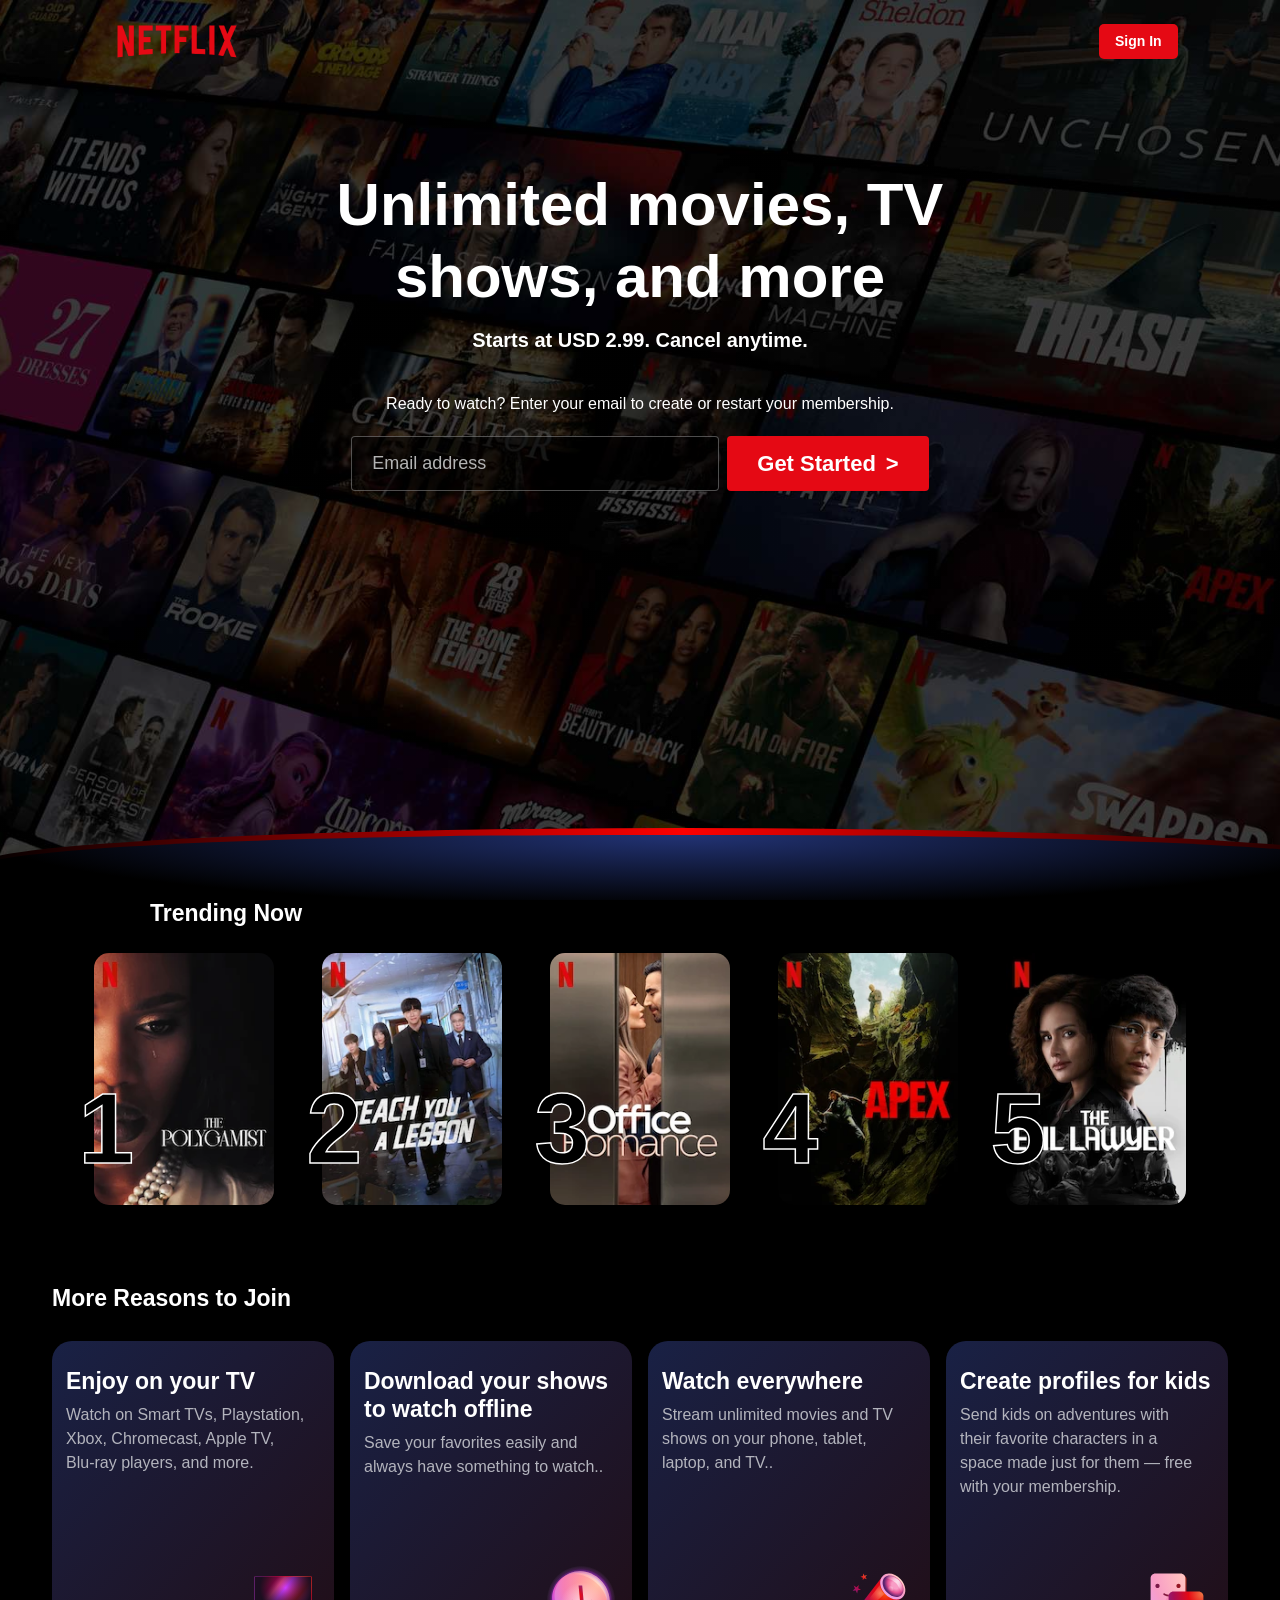
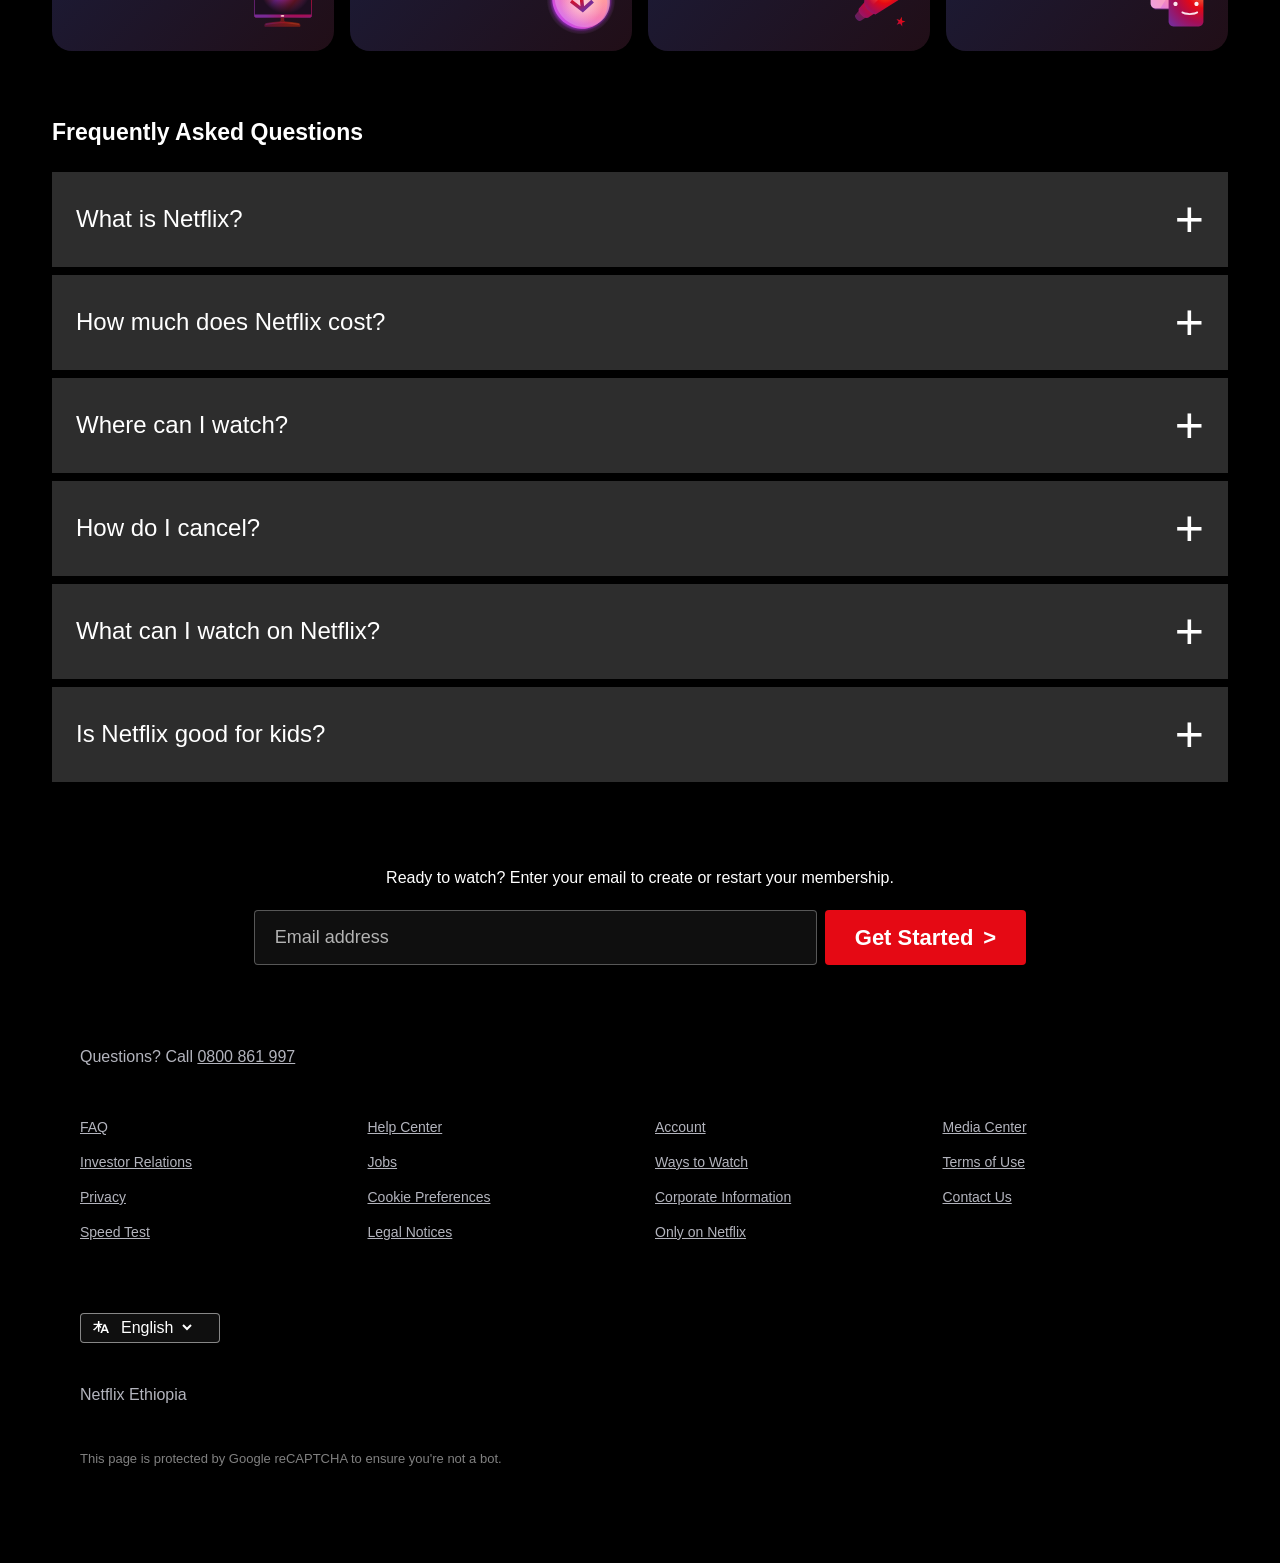
<file: netflix_clone/index.html>
<!DOCTYPE html>
<html lang="en">
<head>
    <meta charset="UTF-8">
    <meta name="viewport" content="width=device-width, initial-scale=1.0">
    <title>Netflix</title>
    <link href="https://cdn.jsdelivr.net/npm/bootstrap@5.3.8/dist/css/bootstrap.min.css" rel="stylesheet">
    <link rel="stylesheet" href="styles.css">
    <link rel="icon" type="image/svg" href="images/icon.ico">
</head>
<body>
    <section class="section-1">
            <div class=" d-flex justify-content-between align-items-center">
                <div class="netflix-logo">
                    <img src="images/netflix-symbol.png">
                </div>
                <div class="sign-in-button">
                    <button>Sign In</button>
                </div>
        </div>
        <div class="header-content-1 container text-center mt-5 pt-5">
            <h1>Unlimited movies, TV <br>shows, and more</h1>
            <h3>Starts at USD 2.99. Cancel anytime.</h3>
            <p>Ready to watch? Enter your email to create or restart your membership.</p>
            <form class=" email-signup ">
                <input type="email"  placeholder="Email address">
                <button type="submit">Get Started <span>></span></button>
            </form>
        </div>
        <div class="curve-container">
            <div class="curve">

            </div>

        </div>
        
         
    </section>




   <section class="section-2">
            <h2>Trending Now</h2>
            <div class="movie-posters">

                <div class="movie-card">
                    <img src="images/movie5.webp">
                    <span class="number">1</span>
                </div>

                <div class="movie-card">
                    <img src="images/movie2.webp">
                    <span class="number">2</span>
                </div>

                <div class="movie-card">
                    <img src="images/movie3.webp">
                    <span class="number">3</span>
                </div>

                <div class="movie-card">
                    <img src="images/movie4.webp">
                    <span class="number">4</span>
                </div>

                <div class="movie-card">
                    <img src="images/movie1.webp"">
                    <span class="number">5</span>
                </div>
            </div>
        
  </section>


 
    <section class="section-3">
        <div class="container">
        <h2>More Reasons to Join</h2>
          <div class="row g-3">
            <div class="col-lg-3 col-md-6">
                <div class="box">
                    <h2>Enjoy on your TV</h2>
                    <p>Watch on Smart TVs, Playstation, Xbox, Chromecast,
                        Apple TV,<br> Blu-ray players, and more.</p>
                    <div class="icon">
                        <svg width="72" height="72" viewBox="0 0 72 72" fill="none"><g id="television-core-small"><path id="Vector" fill-rule="evenodd" clip-rule="evenodd" d="M37.2 53.3992C37.2 52.7365 36.6628 52.1992 36 52.1992H34.8C34.1373 52.1992 33.6 52.7365 33.6 53.3992V56.2636C33.6 56.9129 33.0834 57.4433 32.4347 57.4739C30.3013 57.5744 28.1719 57.7834 26.0546 58.1011L19.444 59.0926C18.2692 59.2688 17.4 60.2782 17.4 61.4662V62.0992C17.4 62.4304 17.6686 62.6992 18 62.6992H52.8C53.1314 62.6992 53.4 62.4304 53.4 62.0992V61.4662C53.4 60.2782 52.5309 59.2688 51.3561 59.0926L44.7454 58.1011C42.6282 57.7834 40.4987 57.5744 38.3653 57.4739C37.7167 57.4433 37.2 56.9129 37.2 56.2636V53.3992Z" fill="url(#paint0_radial_5179_1308)"></path><path id="Vector_2" d="M18.6 60.7388C18.6 60.2306 18.9587 59.796 19.4602 59.711C22.0196 59.2775 29.7585 58.0508 35.4 58.0508C41.0415 58.0508 48.7804 59.2775 51.3398 59.711C51.8412 59.796 52.2 60.2306 52.2 60.7388C52.2 60.902 52.0575 61.0268 51.8967 61.0004C50.1219 60.707 40.9704 59.2409 35.4 59.2409C29.8295 59.2409 20.678 60.707 18.9033 61.0004C18.7425 61.0268 18.6 60.902 18.6 60.7388Z" fill="url(#paint1_radial_5179_1308)"></path><path id="Vector_3" d="M63 12H8.99995C8.00584 12 7.19995 12.8059 7.19995 13.8V51.6C7.19995 52.5941 8.00584 53.4 8.99995 53.4H63C63.9941 53.4 64.8 52.5941 64.8 51.6V13.8C64.8 12.8059 63.9941 12 63 12Z" fill="url(#paint2_linear_5179_1308)"></path><path id="Vector_4" d="M63 12H8.99995C8.00584 12 7.19995 12.8059 7.19995 13.8V51.6C7.19995 52.5941 8.00584 53.4 8.99995 53.4H63C63.9941 53.4 64.8 52.5941 64.8 51.6V13.8C64.8 12.8059 63.9941 12 63 12Z" fill="url(#paint3_radial_5179_1308)"></path><path id="Vector_5" fill-rule="evenodd" clip-rule="evenodd" d="M8.99995 12.6H63C63.663 12.6 64.2 13.1372 64.2 13.8V50.4H7.79995V13.8C7.79995 13.1372 8.33719 12.6 8.99995 12.6ZM7.19995 50.4V13.8C7.19995 12.8059 8.00581 12 8.99995 12H63C63.9942 12 64.8 12.8059 64.8 13.8V50.4V51.6C64.8 52.5941 63.9942 53.4 63 53.4H8.99995C8.00581 53.4 7.19995 52.5941 7.19995 51.6V50.4Z" fill="url(#paint4_radial_5179_1308)"></path><path id="Vector_6" d="M35.4 52.8C36.3941 52.8 37.2 52.3971 37.2 51.9C37.2 51.4029 36.3941 51 35.4 51C34.4059 51 33.6 51.4029 33.6 51.9C33.6 52.3971 34.4059 52.8 35.4 52.8Z" fill="url(#paint5_radial_5179_1308)"></path></g><defs><radialGradient id="paint0_radial_5179_1308" cx="0" cy="0" r="1" gradientUnits="userSpaceOnUse" gradientTransform="translate(50.3269 49.3723) rotate(118.526) scale(55.1579 46.2871)"><stop stop-color="#802600"></stop><stop offset="0.333333" stop-color="#6F181D"></stop><stop offset="0.666667" stop-color="#5B1333"></stop><stop offset="1" stop-color="#391945"></stop></radialGradient><radialGradient id="paint1_radial_5179_1308" cx="0" cy="0" r="1" gradientUnits="userSpaceOnUse" gradientTransform="translate(48.1077 53.6128) rotate(158.116) scale(32.7275 42.219)"><stop stop-color="#99421D"></stop><stop offset="0.333333" stop-color="#99161D"></stop><stop offset="0.666667" stop-color="#7D1845"></stop><stop offset="1" stop-color="#59216E"></stop></radialGradient><linearGradient id="paint2_linear_5179_1308" x1="10.4727" y1="14.9572" x2="56.1755" y2="51.4814" gradientUnits="userSpaceOnUse"><stop stop-color="#99161D"></stop><stop offset="0.245283" stop-color="#CA005B"></stop><stop offset="0.346698" stop-color="#FF479A"></stop><stop offset="0.46934" stop-color="#CC3CFF"></stop><stop offset="0.735849" stop-color="#BC1A22"></stop><stop offset="1" stop-color="#C94FF5"></stop></linearGradient><radialGradient id="paint3_radial_5179_1308" cx="0" cy="0" r="1" gradientUnits="userSpaceOnUse" gradientTransform="translate(38.6181 23.8286) rotate(90) scale(25.9571 25.8545)"><stop stop-color="#1C0E20" stop-opacity="0"></stop><stop offset="1" stop-color="#1C0E20"></stop></radialGradient><radialGradient id="paint4_radial_5179_1308" cx="0" cy="0" r="1" gradientUnits="userSpaceOnUse" gradientTransform="translate(54 20.1938) rotate(144.293) scale(47.2897 44.8232)"><stop stop-color="#EF7744"></stop><stop offset="0.333333" stop-color="#E50914"></stop><stop offset="0.666667" stop-color="#A70D53"></stop><stop offset="1" stop-color="#792A95"></stop></radialGradient><radialGradient id="paint5_radial_5179_1308" cx="0" cy="0" r="1" gradientUnits="userSpaceOnUse" gradientTransform="translate(36.525 51.3562) rotate(135) scale(4.58735)"><stop stop-color="#FFDCCC"></stop><stop offset="0.333333" stop-color="#FFBDC0"></stop><stop offset="0.666667" stop-color="#F89DC6"></stop><stop offset="1" stop-color="#E4A1FA"></stop></radialGradient></defs></svg>
                    </div>
                </div>
            </div>
            <div class="col-lg-3 col-md-6">
                <div class="box">
                    <h2>Download your shows<br> to watch offline</h2>
                    <p>Save your favorites easily and <br>always have something to watch..</p>
                    <div class="icon">
                        <svg width="72" height="72" viewBox="0 0 72 72" fill="none"><g id="download-core-small"><path id="Vector" d="M36 70.2008C54.8882 70.2008 70.2001 54.8889 70.2001 36.0008C70.2001 17.1126 54.8882 1.80078 36 1.80078C17.1119 1.80078 1.80005 17.1126 1.80005 36.0008C1.80005 54.8889 17.1119 70.2008 36 70.2008Z" fill="url(#paint0_radial_5179_7940)"></path><path id="Vector_2" opacity="0.4" d="M64.7658 36.195C65.5206 51.5916 53.7908 63.5824 38.5668 62.977C23.3428 62.3722 10.3893 49.4 9.63446 34.0034C8.87954 18.6068 20.6091 6.61594 35.8331 7.22116C51.0571 7.82638 64.0104 20.7984 64.7658 36.195Z" fill="url(#paint1_radial_5179_7940)"></path><path id="Vector_3" d="M62.3657 37.9958C63.1205 53.3924 51.3908 65.3832 36.1668 64.7778C20.9428 64.173 7.9893 51.2008 7.23444 35.8041C6.47952 20.4075 18.2091 8.41672 33.4331 9.02194C48.6571 9.62716 61.6103 22.5992 62.3657 37.9958Z" fill="url(#paint2_radial_5179_7940)"></path><path id="Vector_4" opacity="0.5" d="M64.7658 36.195C65.5206 51.5916 53.7908 63.5824 38.5668 62.977C23.3428 62.3722 10.3893 49.4 9.63446 34.0034C8.87954 18.6068 20.6091 6.61594 35.8331 7.22116C51.0571 7.82638 64.0104 20.7984 64.7658 36.195Z" fill="url(#paint3_radial_5179_7940)"></path><path id="Vector_5" opacity="0.6" d="M36.9 60.6C48.6636 60.6 58.2 51.0637 58.2 39.3C58.2 27.5363 48.6636 18 36.9 18C25.1363 18 15.6 27.5363 15.6 39.3C15.6 51.0637 25.1363 60.6 36.9 60.6Z" fill="url(#paint4_radial_5179_7940)"></path><path id="Vector_6" fill-rule="evenodd" clip-rule="evenodd" d="M39.0849 42.2727L46.3387 35.76L48.8945 38.5142L38.9118 47.477L37.8466 48.4333L36.6071 47.477L24.9899 38.5142L27.0434 35.76L35.4849 42.2727L33.6 21.6016H37.2L39.0849 42.2727Z" fill="url(#paint5_radial_5179_7940)"></path><path id="Vector_7" opacity="0.4" fill-rule="evenodd" clip-rule="evenodd" d="M61.6566 34.9618C61.7832 35.3893 62.391 35.3233 62.3694 34.878C61.6962 21.1369 50.1509 9.55975 36.5817 9.01957C34.4606 8.93515 32.4155 9.12541 30.4772 9.55909C30.0745 9.64915 30.1575 10.2082 30.5697 10.2246C45.0094 10.7979 57.6246 21.2971 61.6566 34.9618Z" fill="url(#paint6_radial_5179_7940)"></path></g><defs><radialGradient id="paint0_radial_5179_7940" cx="0" cy="0" r="1" gradientUnits="userSpaceOnUse" gradientTransform="translate(36.0001 36.1837) rotate(-90) scale(34.3829)"><stop offset="0.782019" stop-color="#982DBE"></stop><stop offset="0.906819" stop-color="#B038DC" stop-opacity="0.2"></stop><stop offset="1" stop-color="#E4A1FA" stop-opacity="0"></stop></radialGradient><radialGradient id="paint1_radial_5179_7940" cx="0" cy="0" r="1" gradientUnits="userSpaceOnUse" gradientTransform="translate(52.9937 20.0992) rotate(135) scale(49.9836)"><stop stop-color="#FFDCCC"></stop><stop offset="0.333333" stop-color="#FFBDC0"></stop><stop offset="0.666667" stop-color="#F89DC6"></stop><stop offset="1" stop-color="#E4A1FA"></stop></radialGradient><radialGradient id="paint2_radial_5179_7940" cx="0" cy="0" r="1" gradientUnits="userSpaceOnUse" gradientTransform="translate(52.7999 19.6937) rotate(135) scale(53.1037)"><stop stop-color="#FFA984"></stop><stop offset="0.333333" stop-color="#FF787F"></stop><stop offset="0.666667" stop-color="#F45FA2"></stop><stop offset="1" stop-color="#C44AF1"></stop></radialGradient><radialGradient id="paint3_radial_5179_7940" cx="0" cy="0" r="1" gradientUnits="userSpaceOnUse" gradientTransform="translate(52.9937 20.0992) rotate(135) scale(49.9836)"><stop stop-color="#FFDCCC"></stop><stop offset="0.333333" stop-color="#FFBDC0"></stop><stop offset="0.666667" stop-color="#F89DC6"></stop><stop offset="1" stop-color="#E4A1FA"></stop></radialGradient><radialGradient id="paint4_radial_5179_7940" cx="0" cy="0" r="1" gradientUnits="userSpaceOnUse" gradientTransform="translate(36.9 39.3) scale(21.3)"><stop stop-color="white"></stop><stop offset="1" stop-color="white" stop-opacity="0"></stop></radialGradient><radialGradient id="paint5_radial_5179_7940" cx="0" cy="0" r="1" gradientUnits="userSpaceOnUse" gradientTransform="translate(31.2 32.1016) rotate(39.5226) scale(15.5567)"><stop stop-color="#EF7744"></stop><stop offset="0.2406" stop-color="#E50914"></stop><stop offset="1" stop-color="#792A95"></stop></radialGradient><radialGradient id="paint6_radial_5179_7940" cx="0" cy="0" r="1" gradientUnits="userSpaceOnUse" gradientTransform="translate(50.7 21.3) rotate(-180) scale(30)"><stop stop-color="white"></stop><stop offset="1" stop-color="white" stop-opacity="0"></stop></radialGradient></defs></svg>
                    </div>
                </div>
            </div>
            <div class="col-lg-3 col-md-6">
                <div class="box">
                    <h2>Watch everywhere</h2>
                    <p>Stream unlimited movies and TV <br>shows on your phone, tablet,<br>
                        laptop, and TV..</p>
                    <div class="icon">
                        <svg width="72" height="72" viewBox="0 0 72 72" fill="none"><g id="telescope-core-small"><path id="Vector" d="M24.0492 36.6016L33.6 46.3898L17.8029 56.8633C17.8029 56.8633 15.8891 57.6983 13.625 55.2638C11.361 52.8293 12.1235 51.238 12.1235 51.238L24.0492 36.6016Z" fill="url(#paint0_radial_5179_1664)"></path><path id="Vector_2" d="M25.0344 34.1992L36 46.151L25.0616 53.8043C25.0616 53.8043 21.8289 55.0984 18.0987 51.0172C14.3686 46.9358 15.9198 44.5105 15.9198 44.5105L25.0344 34.1992Z" fill="url(#paint1_radial_5179_1664)"></path><path id="Vector_3" d="M39 13.0195L59.1 33.6788L32.5325 50.4142C32.5325 50.4142 28.7459 50.2552 24.3978 45.4897C20.0498 40.7243 21.4096 35.8101 21.4096 35.8101L39 13.0195Z" fill="url(#paint2_radial_5179_1664)"></path><path id="Vector_4" d="M57.6709 15.3516C63.1044 21.2807 63.9858 29.2883 59.6386 33.2371C55.2916 37.186 47.3628 35.5806 41.9292 29.6515C36.4954 23.7224 35.6145 15.7148 39.9615 11.766C44.3084 7.81716 52.2372 9.42252 57.6709 15.3516Z" fill="url(#paint3_radial_5179_1664)"></path><path id="Vector_5" d="M58.3787 31.255C54.8121 34.5032 48.2143 33.0817 43.6421 28.0798C39.07 23.078 38.2547 16.39 41.8213 13.1419C45.3879 9.89364 51.9857 11.3152 56.5579 16.3171C61.1298 21.3189 61.9452 28.0069 58.3787 31.255Z" fill="url(#paint4_radial_5179_1664)"></path><path id="Vector_6" opacity="0.85" d="M59.6783 28.823C60.576 24.1785 59.6544 20.5934 56.1603 16.6199C52.6662 12.6464 47.3508 10.8657 43.7796 12.7598C39.371 15.098 48.3734 13.5961 53.4577 19.5815C57.8259 24.724 58.8516 33.1009 59.6783 28.823Z" fill="url(#paint5_radial_5179_1664)"></path><path id="Vector_7" opacity="0.4" d="M50.3979 25.2452C50.4549 26.7239 49.2932 27.7677 47.8032 27.5766C46.3131 27.3856 45.059 26.032 45.002 24.5532C44.945 23.0745 46.1067 22.0307 47.5968 22.2218C49.0868 22.4128 50.341 23.7664 50.3979 25.2452Z" fill="url(#paint6_radial_5179_1664)"></path><path id="Vector_8" opacity="0.6" d="M36.9217 21.0039L26.4258 34.3627C26.3297 36.4604 28.2903 39.5534 30.0334 40.8344L41.2345 29.9105C39.6 28.2005 36.9591 24.1025 36.9217 21.0039Z" fill="url(#paint7_radial_5179_1664)"></path><path id="Vector_9" fill-rule="evenodd" clip-rule="evenodd" d="M20.0576 9.60156L21.479 11.7187L24 11.0654L22.3575 13.0272L23.7789 15.1444L21.3424 14.2397L19.7 16.2016L19.8365 13.6806L17.4 12.7759L19.9209 12.1225L20.0576 9.60156ZM58.776 52.8016L58.9623 56.4685L62.4 57.4188L59.0774 58.7347L59.2637 62.4016L57.0239 59.548L53.7014 60.8638L55.6397 57.7843L53.4 54.9307L56.8377 55.8811L58.776 52.8016ZM15.206 24.2101L15.8768 21.0016L13.4793 23.1964L10.6853 21.5563L11.9975 24.553L9.59998 26.7478L12.8085 26.405L14.1207 29.4016L14.7915 26.1931L18 25.8502L15.206 24.2101Z" fill="url(#paint8_linear_5179_1664)"></path></g><defs><radialGradient id="paint0_radial_5179_1664" cx="0" cy="0" r="1" gradientUnits="userSpaceOnUse" gradientTransform="translate(36.6875 32.7016) rotate(135) scale(34.9134)"><stop stop-color="#99421D"></stop><stop offset="0.333333" stop-color="#99161D"></stop><stop offset="0.666667" stop-color="#7D1845"></stop><stop offset="1" stop-color="#59216E"></stop></radialGradient><radialGradient id="paint1_radial_5179_1664" cx="0" cy="0" r="1" gradientUnits="userSpaceOnUse" gradientTransform="translate(42.5937 27.2992) rotate(135) scale(44.5477 44.5279)"><stop stop-color="#EF7744"></stop><stop offset="0.333333" stop-color="#E50914"></stop><stop offset="0.666667" stop-color="#A70D53"></stop><stop offset="1" stop-color="#792A95"></stop></radialGradient><radialGradient id="paint2_radial_5179_1664" cx="0" cy="0" r="1" gradientUnits="userSpaceOnUse" gradientTransform="translate(42.3 29.106) rotate(135) scale(31.8127)"><stop stop-color="#FB540D"></stop><stop offset="0.333333" stop-color="#E50914"></stop><stop offset="0.666667" stop-color="#A70D53"></stop><stop offset="1" stop-color="#792A95"></stop></radialGradient><radialGradient id="paint3_radial_5179_1664" cx="0" cy="0" r="1" gradientUnits="userSpaceOnUse" gradientTransform="translate(57.675 14.7078) rotate(134.326) scale(24.0433 24.0367)"><stop stop-color="#FFDCCC"></stop><stop offset="0.333333" stop-color="#FFBDC0"></stop><stop offset="0.666667" stop-color="#F89DC6"></stop><stop offset="1" stop-color="#E4A1FA"></stop></radialGradient><radialGradient id="paint4_radial_5179_1664" cx="0" cy="0" r="1" gradientUnits="userSpaceOnUse" gradientTransform="translate(52.1305 21.273) rotate(141.875) scale(9.87138 12.8159)"><stop offset="0.307292" stop-color="#F89DC6"></stop><stop offset="0.645392" stop-color="#E75094"></stop><stop offset="1" stop-color="#59216E"></stop></radialGradient><radialGradient id="paint5_radial_5179_1664" cx="0" cy="0" r="1" gradientUnits="userSpaceOnUse" gradientTransform="translate(55.8 15.6) rotate(135) scale(13.1522)"><stop stop-color="white"></stop><stop offset="1" stop-color="white" stop-opacity="0"></stop></radialGradient><radialGradient id="paint6_radial_5179_1664" cx="0" cy="0" r="1" gradientUnits="userSpaceOnUse" gradientTransform="translate(49.2362 22.9648) rotate(131.079) scale(5.08644 6.006)"><stop stop-color="white"></stop><stop offset="1" stop-color="white" stop-opacity="0"></stop></radialGradient><radialGradient id="paint7_radial_5179_1664" cx="0" cy="0" r="1" gradientUnits="userSpaceOnUse" gradientTransform="translate(36.8758 29.1353) rotate(137.622) scale(13.5764)"><stop stop-color="#FFA984"></stop><stop offset="1" stop-color="#F7636B" stop-opacity="0"></stop></radialGradient><linearGradient id="paint8_linear_5179_1664" x1="44.65" y1="27.9016" x2="24.25" y2="48.3016" gradientUnits="userSpaceOnUse"><stop stop-color="#EF7744"></stop><stop offset="0.333333" stop-color="#E50914"></stop><stop offset="0.666667" stop-color="#A70D53"></stop><stop offset="1" stop-color="#792A95"></stop></linearGradient></defs></svg>
                    </div>
                </div>
            </div>
            <div class="col-lg-3 col-md-6">
                <div class="box">
                    <h2>Create profiles for kids</h2>
                    <p>Send kids on adventures with<br>
                        their favorite characters in a <br>
                        space made just for them — free <br>
                        with your membership.</p>
                    <div class="icon">
                        <svg width="72" height="72" viewBox="0 0 72 72" fill="none"><g id="profiles-core-small"><path id="Vector" d="M10.8 15.6008C10.8 12.9499 12.949 10.8008 15.5999 10.8008H40.8C43.4509 10.8008 45.6 12.9498 45.6 15.6008V40.8007C45.6 43.4516 43.4509 45.6007 40.8 45.6007H15.6C12.949 45.6007 10.8 43.4517 10.8 40.8007V15.6008Z" fill="url(#paint0_radial_5179_7919)"></path><path id="Vector_2" d="M9.59998 14.4016C9.59998 11.7506 11.749 9.60162 14.4 9.60156H39.6C42.251 9.60156 44.4 11.7506 44.4 14.4016V39.6015C44.4 42.2525 42.251 44.4015 39.6 44.4015H14.4C11.749 44.4016 9.59998 42.2525 9.59998 39.6015V14.4016Z" fill="url(#paint1_radial_5179_7919)"></path><path id="Vector_3" d="M18.6 21.9008C18.6 23.0606 17.6598 24.0008 16.5 24.0008C15.3402 24.0008 14.4 23.0606 14.4 21.9008C14.4 20.741 15.3402 19.8008 16.5 19.8008C17.6598 19.8008 18.6 20.741 18.6 21.9008Z" fill="url(#paint2_radial_5179_7919)"></path><path id="Vector_4" d="M39.6 21.9008C39.6 23.0606 38.6598 24.0008 37.5 24.0008C36.3402 24.0008 35.4 23.0606 35.4 21.9008C35.4 20.741 36.3402 19.8008 37.5 19.8008C38.6598 19.8008 39.6 20.741 39.6 21.9008Z" fill="url(#paint3_radial_5179_7919)"></path><path id="Vector_5" d="M23.6713 29.4501C23.2437 29.1967 22.6917 29.3379 22.4383 29.7655C22.1848 30.1932 22.3261 30.7452 22.7537 30.9986C23.8254 31.6337 26.769 32.7744 30.6375 32.7744C34.506 32.7744 37.4497 31.6337 38.5213 30.9986C38.949 30.7452 39.0902 30.1932 38.8368 29.7655C38.5834 29.3379 38.0313 29.1967 37.6037 29.4501C36.8191 29.9151 34.194 30.9744 30.6375 30.9744C27.081 30.9744 24.456 29.9151 23.6713 29.4501Z" fill="url(#paint4_radial_5179_7919)"></path><path id="Vector_6" opacity="0.35" d="M19.2 44.4016H28.2L32.4 27.6016C30.2787 28.1801 28.4542 29.5387 27.2921 31.4053L19.2 44.4016Z" fill="url(#paint5_radial_5179_7919)"></path><path id="Vector_7" d="M27.6 32.4016C27.6 29.7506 29.749 27.6016 32.4 27.6016L57.6 27.6016C60.2508 27.6016 62.4 29.7506 62.4 32.4016V57.6015C62.4 60.2524 60.2508 62.4016 57.6 62.4016H32.4C29.749 62.4016 27.6 60.2524 27.6 57.6016V32.4016Z" fill="url(#paint6_radial_5179_7919)"></path><path id="Vector_8" d="M36.6 39.9008C36.6 41.0606 35.6598 42.0008 34.5 42.0008C33.3402 42.0008 32.4 41.0606 32.4 39.9008C32.4 38.741 33.3402 37.8008 34.5 37.8008C35.6598 37.8008 36.6 38.741 36.6 39.9008Z" fill="url(#paint7_radial_5179_7919)"></path><path id="Vector_9" d="M57.6 39.9008C57.6 41.0606 56.6598 42.0008 55.5 42.0008C54.3402 42.0008 53.4 41.0606 53.4 39.9008C53.4 38.741 54.3402 37.8008 55.5 37.8008C56.6598 37.8008 57.6 38.741 57.6 39.9008Z" fill="url(#paint8_radial_5179_7919)"></path><path id="Vector_10" d="M41.8213 47.6025C41.3937 47.349 40.8416 47.4903 40.5882 47.9179C40.3348 48.3455 40.476 48.8976 40.9037 49.1509C41.9753 49.786 44.919 50.9267 48.7875 50.9267C52.656 50.9267 55.5996 49.786 56.6713 49.1509C57.0989 48.8976 57.2402 48.3455 56.9867 47.9179C56.7333 47.4903 56.1813 47.349 55.7537 47.6025C54.969 48.0674 52.344 49.1267 48.7875 49.1267C45.231 49.1267 42.6059 48.0674 41.8213 47.6025Z" fill="url(#paint9_radial_5179_7919)"></path></g><defs><radialGradient id="paint0_radial_5179_7919" cx="0" cy="0" r="1" gradientUnits="userSpaceOnUse" gradientTransform="translate(39.075 17.6882) rotate(135) scale(32.8097)"><stop stop-color="#99421D"></stop><stop offset="0.333333" stop-color="#99161D"></stop><stop offset="0.666667" stop-color="#7D1845"></stop><stop offset="1" stop-color="#59216E"></stop></radialGradient><radialGradient id="paint1_radial_5179_7919" cx="0" cy="0" r="1" gradientUnits="userSpaceOnUse" gradientTransform="translate(62.4 8.70157) rotate(133.87) scale(75.3216)"><stop stop-color="#FFDCCC"></stop><stop offset="0.333333" stop-color="#FFBDC0"></stop><stop offset="0.666667" stop-color="#F89DC6"></stop><stop offset="1" stop-color="#E4A1FA"></stop></radialGradient><radialGradient id="paint2_radial_5179_7919" cx="0" cy="0" r="1" gradientUnits="userSpaceOnUse" gradientTransform="translate(60.3 11.1008) rotate(133.939) scale(68.7426 55.9547)"><stop stop-color="#99421D"></stop><stop offset="0.333333" stop-color="#99161D"></stop><stop offset="0.666667" stop-color="#7D1845"></stop><stop offset="1" stop-color="#59216E"></stop></radialGradient><radialGradient id="paint3_radial_5179_7919" cx="0" cy="0" r="1" gradientUnits="userSpaceOnUse" gradientTransform="translate(60.3 11.1008) rotate(133.939) scale(68.7426 55.9547)"><stop stop-color="#99421D"></stop><stop offset="0.333333" stop-color="#99161D"></stop><stop offset="0.666667" stop-color="#7D1845"></stop><stop offset="1" stop-color="#59216E"></stop></radialGradient><radialGradient id="paint4_radial_5179_7919" cx="0" cy="0" r="1" gradientUnits="userSpaceOnUse" gradientTransform="translate(60.3 11.0994) rotate(133.939) scale(68.7426 55.9548)"><stop stop-color="#99421D"></stop><stop offset="0.333333" stop-color="#99161D"></stop><stop offset="0.666667" stop-color="#7D1845"></stop><stop offset="1" stop-color="#59216E"></stop></radialGradient><radialGradient id="paint5_radial_5179_7919" cx="0" cy="0" r="1" gradientUnits="userSpaceOnUse" gradientTransform="translate(39.6 27.9016) rotate(135) scale(23.3345)"><stop stop-color="#FFA984"></stop><stop offset="0.333333" stop-color="#FF787F"></stop><stop offset="0.666667" stop-color="#F45FA2"></stop><stop offset="1" stop-color="#C44AF1"></stop></radialGradient><radialGradient id="paint6_radial_5179_7919" cx="0" cy="0" r="1" gradientUnits="userSpaceOnUse" gradientTransform="translate(61.8 29.7016) rotate(135) scale(43.2749)"><stop stop-color="#EF7744"></stop><stop offset="0.333333" stop-color="#E50914"></stop><stop offset="0.666667" stop-color="#A70D53"></stop><stop offset="1" stop-color="#792A95"></stop></radialGradient><radialGradient id="paint7_radial_5179_7919" cx="0" cy="0" r="1" gradientUnits="userSpaceOnUse" gradientTransform="translate(62.1 11.1008) rotate(137.146) scale(73.6614 60.3576)"><stop stop-color="#FFDCCC"></stop><stop offset="0.333333" stop-color="#FDF6F6"></stop><stop offset="0.666667" stop-color="#FADCE9"></stop><stop offset="1" stop-color="#E4A1FA"></stop></radialGradient><radialGradient id="paint8_radial_5179_7919" cx="0" cy="0" r="1" gradientUnits="userSpaceOnUse" gradientTransform="translate(62.1 11.1008) rotate(137.146) scale(73.6614 60.3576)"><stop stop-color="#FFDCCC"></stop><stop offset="0.333333" stop-color="#FDF6F6"></stop><stop offset="0.666667" stop-color="#FADCE9"></stop><stop offset="1" stop-color="#E4A1FA"></stop></radialGradient><radialGradient id="paint9_radial_5179_7919" cx="0" cy="0" r="1" gradientUnits="userSpaceOnUse" gradientTransform="translate(62.1 11.1017) rotate(137.146) scale(73.6614 60.3576)"><stop stop-color="#FFDCCC"></stop><stop offset="0.333333" stop-color="#FDF6F6"></stop><stop offset="0.666667" stop-color="#FADCE9"></stop><stop offset="1" stop-color="#E4A1FA"></stop></radialGradient></defs></svg>
                    </div>
                </div>
             </div>
          </div>
        </div>
        
    </section>




    <section class="section-4">
        <div class="container">
        <h2>Frequently Asked Questions</h2>
         <details class="faq-item">
            <summary class="faq-box">
                <span class="text">What is Netflix?</span>
                <span class="plus">+</span>
            </summary>

            <div class="faq-answer">
                <p>
                    Netflix is a streaming service that offers a wide variety of
                    award-winning TV shows, movies, anime, documentaries, and more
                    on thousands of internet-connected devices.
                </p>

                <p>
                    You can watch as much as you want, whenever you want without a
                    single commercial - all for one low monthly price. There's always
                    something new to discover and new TV shows and movies are added
                    every week!
                </p>
            </div>
         </details>

         <details class="faq-item">
            <summary class="faq-box">
                 <span class="text">How much does Netflix cost?</span>
                <span class="plus">+</span>
            </summary>

            <div class="faq-answer-2">
                <p>Watch Netflix on your smartphone, tablet, Smart TV, laptop,
                     or streaming device, all for one fixed monthly fee.
                     Plans range from USD 2.99 to USD 9.99/month.</p>
            </div>
         </details>

         <details class="faq-item">
            <summary class="faq-box">
                 <span class="text">Where can I watch?</span>
                 <span class="plus">+</span>
            </summary>
            <div class="faq-answer">
                <p>
                    Watch anywhere, anytime. Sign in with your Netflix account to watch instantly on the web at netflix.com from your personal computer or on any 
                    internet-connected device that offers the Netflix app, including smart TVs, smartphones, tablets, streaming media players and game consoles.
                </p>
                <p>
                    You can also download your favorite shows with the iOS or Android app. Use downloads to watch while 
                    you're on the go and without an internet connection. Take Netflix with you anywhere.
                </p>
            </div>
         </details>
            
         <details class="faq-item" >
            <summary class="faq-box">
                 <span class="text">How do I cancel?</span>
                <span class="plus">+</span>
            </summary>

            <div class="faq-answer-2">
                <p>Netflix is flexible. You can easily cancel your account online in two clicks. 
                There are no cancellation fees – start or stop your account anytime.</p>
            </div>
         </details>

         <details class="faq-item">
            <summary class="faq-box">
                 <span class="text">What can I watch on Netflix?</span>
                <span class="plus">+</span>
            </summary>

            <div class="faq-answer-2">
                <p>Netflix has an extensive library of feature films, documentaries, TV shows,
                 anime, award-winning Netflix originals, and more. Watch as much as you want, anytime you want</p>
            </div>
         </details>

         <details class="faq-item">
            <summary class="faq-box">
                 <span class="text">Is Netflix good for kids?</span>
                 <span class="plus">+</span>
            </summary>
            <div class="faq-answer">
                <p>
                    The Netflix Kids experience is included in your membership to
                     give parents control while kids enjoy family-friendly TV shows and movies in their own space.
                </p>
                <p>
                    Kids profiles come with PIN-protected parental controls that let you restrict the maturity 
                    rating of content kids can watch and block specific titles you don’t want kids to see.
                </p>
            </div>
         </details>

        </div>
    </section>




    

    <section class="section-5">
        <div class="container">
        <p>Ready to watch? Enter your email to create or restart your membership.</p>
            <form class="footer-email-signup">
                <input type="email" placeholder="Email address">
                <button type="submit">Get Started <span>></span></button>
            </form>
        </div>
    </section>





    <section class="section-6">
        <div class="container">
            <p>Questions? Call <a href="tel">0800 861 997</a></p>
                <div class="footer-links">
                        <ul>
                            <li><a href="#">FAQ</a></li>
                            <li><a href="#">Investor Relations</a></li>
                            <li><a href="#">Privacy</a></li>
                            <li><a href="#">Speed Test</a></li>
                        </ul>
                    
                        <ul>
                            <li><a href="#">Help Center</a></li>
                            <li><a href="#">Jobs</a></li>
                            <li><a href="#">Cookie Preferences</a></li>
                            <li><a href="#">Legal Notices</a></li>
                        </ul>
                    
                    
                        <ul>
                            <li><a href="#">Account</a></li>
                            <li><a href="#">Ways to Watch</a></li>
                            <li><a href="#">Corporate Information</a></li>
                            <li><a href="#">Only on Netflix</a></li>
                        </ul>
                    
                    
                        <ul>
                            <li><a href="#">Media Center</a></li>
                            <li><a href="#">Terms of Use</a></li>
                            <li><a href="#">Contact Us</a></li>
                        </ul>
                    
                </div>
                <div class="language-box">
                        <span class="icon"><svg viewBox="0 0 16 16" width="16" height="16" data-icon="LanguagesSmall" data-icon-id=":Rhimld9qlban996:" aria-hidden="true" xmlns="http://www.w3.org/2000/svg" fill="none" role="img"><path fill="currentColor" fill-rule="evenodd" d="M10.77 5.33 10.5 6 9.34 8.94l-.57 1.44L7.33 14h1.78l.73-1.97h3.58l.74 1.97H16l-3.43-8.67zm-.15 4.6-.24.63h2.51l-1.26-3.35zm-1.1-5.09.1-.19h-3.2V2h-1.5v2.65H.55V6h3.77A11 11 0 0 1 0 10.43c.33.28.81.8 1.05 1.16 1.5-.91 2.85-2.36 3.88-4.02v5.1h1.49V7.52q.6.95 1.33 1.8l.57-1.43a12 12 0 0 1-1.34-1.9h2.09z" clip-rule="evenodd"></path></svg></span>
                        <select>
                            <option>English</option>
                            <option>French</option>
                            <option>Spanish</option>
                        </select>
                </div>
                <div class="last-text">
                    <p class="first-text">Netflix Ethiopia</p>
                    <p class="second-text">This page is protected by Google reCAPTCHA to ensure you're not a bot.</p>
                </div>
        </div>
    </section>
</body>
</html>
</file>
<file: netflix_clone/styles.css>
*{
    margin: 0;
    padding:0;
    box-sizing: border-box;
    font-family: Arial, Helvetica, sans-serif;
   
}

html,
body{
    /* width:100%; */
    overflow-x:hidden;
}

body{
    background-color: black;
    color:white;
}
img{
    max-width:100%;
    display:block;
}

.section-1{
    width:100%;
    min-height:100vh;
    background-image: linear-gradient(rgba(0,0,0,0.7), rgba(0,0,0,0.7)), url(images/background-image-1.jfif);
    background-repeat: no-repeat;
    background-position: center;
    background-size: cover;
    padding:10px 8%;
    overflow: hidden;
    position: relative;
}
.netflix-logo img{
    width:150px;
    height:auto;
    cursor: pointer;
}
.sign-in-button button{
    background-color: rgb(229, 9, 20);
    color:white;
    padding:7px 16px;
    font-size: 14px;
    border:0;
    cursor:pointer;
    border-radius: 5px;
    font-weight: 700;
}
.sign-in-button button:hover{
    background: #C11119;
}
/* .navbar-custom{
    display: flex;
    justify-content: space-between;
    align-items: center;
} */
.header-content-1{
    margin-top:130px;
}
.header-content-1 h1{
    font-size: 60px;
     font-weight: 700;
    margin-bottom: 10px;
}
.header-content-1 h3{
    font-weight: 600;
    font-size: 20px;
    margin-bottom:40px;
    margin-top:15px;
}
.email-signup{
    border-radius: 4px;
    display: flex;
    justify-content: center; 
     align-items: center; 
     margin-top: 20px;
    gap:8px;
    height: auto;
}
.email-signup input{
    width:min(100%, 368px);
    height:55px;
    padding:0 20px;
    font-size:18px;
    color:white;
    background:rgba(0,0,0,0.6);
    border:1px solid rgba(255,255,255,0.3);
    border-radius:4px;
}
.email-signup input::placeholder{
    color:#b3b3b3;
}
.email-signup button{
    height:55px;
    padding:0 30px;
    border:none;
    border-radius:4px;
    background:#e50914;
    color:white;
    font-size:22px;
    font-weight:600;
    cursor:pointer;
     display:flex;
     align-items: center;
     gap: 10px;
}

.curve-container{
   height:8vh;
   width:110%;
   background: linear-gradient(to right,black,red,black);
   position:absolute;
   bottom:0;
   margin-left:-20px;
   left:0;
   border-top-left-radius: 70%;
   border-top-right-radius: 70%;
}
.curve{
    height: 100%;
    width:100%; 
    background: radial-gradient(ellipse at 50% 0, #223375,black 70%);
    position: absolute;
    top:10%;
    border-top-left-radius: 45%;
    border-top-right-radius: 45%;
}







.section-2{
    background-color: black;
    height:auto;
    width:100%;
}
.section-2 h2{
    font-size: 23px;
    font-weight: 600;
    margin-left:150px; 
    margin-bottom: 25px;
    
}
.section-2 .movie-posters {
    display:flex;
    gap:48px;
    overflow-x:auto;
    overflow-y:hidden;
    justify-content:center;
    padding:0 20px;
}
.section-2 .movie-posters img{
    width:100%;
    height:auto;
    border-radius:15px;
}
.section-2 .movie-posters::-webkit-scrollbar{
    display:none;
}
.section-2 .movie-card {
    position:relative;
    flex:0 0 auto;
    width:180px;
}
.section-2 .movie-card img{
    transition:transform .3s ease;
}

.movie-card img:hover{
    transform:scale(1.05);
}
.section-2 .number{
    position: absolute;
    font-size: 100px;
    font-weight: 900;
    bottom:2px;
    right:140px;
    color: black;
    -webkit-text-stroke: 1.5px white;
}






.section-3{
    background-color: black;
    height:auto;
    width:100%;
}
.section-3 h2{
    font-size: 23px;
    font-weight: 600;
    margin-top: 80px;
    margin-bottom: -10px;
}
/* .section-3 .box-container{
    display:grid;
    grid-template-columns: repeat(auto-fit, minmax(250px, 1fr));
    gap:12px;
    max-width:1200px;
    margin:auto;
    margin-left:150px;
} */
.section-3 .container{
    max-width: 1200px;
    
}
.section-3 .box{
    position: relative;
    height:310px;
    width:100%;
    border-radius: 20px;
    /* margin-bottom: 60px; */
    background: linear-gradient(to bottom right,#192145,#210E17);
}
.section-3 .box h2{
     font-size: 23px;
    font-weight: 600;
    margin-top: 29px;
    margin-left: 14px;
    margin-right:7px;
    padding-top: 27px;
}
.section-3  .box p{
    font-size: 16px;
    font-weight: 400;
    margin-top: 17px;
    margin-left: 14px;
    color:#B3B4BD;
}
.section-3 .box .icon{
    position:absolute;
    right:15px;
    bottom:15px;
    
}








.section-4{
    height:auto;
    width:100%;
    
}
.section-4 h2{
    font-size: 23px;
    font-weight: 600;
     /* margin-left:150px; */
    margin-bottom: 25px;
    margin-top: 68px;
}
/* .section-4 .faq-box-container{
    display: flex;
    flex-direction: column;
    align-items: center;
} */
.section-4 .container{
     max-width: 1200px;
}
.section-4 .faq-box{
     background-color: #2d2d2d;
    color: white;
    display: flex;
    justify-content: space-between;
    align-items: center;
    padding: 10px 24px;
    margin-bottom: 8px;
    font-size: 24px;
    cursor:pointer;
    /* margin-left: 25px; */
}

.faq-item{
    width:100%;
    max-width:1200px;
    margin:0 auto;
}
.section-4 .faq-box .plus{
    font-size: 50px;
    font-weight: 200;
    transition: transform .3s ease;
}

.faq-item[open] .plus{
    transform: rotate(45deg);
}

.section-4 .faq-box:hover{
    background: #414141;
}
.section-4 .faq-answer{
    height: auto;
    background:#2d2d2d;
    padding: 26px 24px;
    margin-bottom: 8px;
    margin-top:-7px;
    font-size: 24px;
}
.section-4 .faq-answer-2{
    height: auto;
    background:#2d2d2d;
    padding: 26px 24px;
    margin-bottom: 8px;
    margin-top:-7px;
    font-size: 24px;
}









.section-5{
    text-align: center;
    margin-bottom: 80px;
}
.section-5 .container{
    max-width: 1200px;
}
.section-5 p{
    margin-top:76px;
}
.section-5 .footer-email-signup{
    border-radius: 4px;
    display: flex;
    justify-content: center;
    align-items: center;
    margin-top: 20px;
    gap:8px;
    margin-bottom: 20px;
}
.section-5 .footer-email-signup input{
    width:min(100%, 563px);
    height:55px;
    padding:0 20px;
    font-size:18px;
    color:white;
    background:#0F0F0F;
    border:1px solid rgba(255,255,255,0.3);
    border-radius:4px;
}
.section-5 .footer-email-signup input::placeholder{
    color:#b3b3b3;
}
.section-5 .footer-email-signup button{
    height:55px;
    padding:0 30px;
    border:none;
    border-radius:4px;
    background:#e50914;
    color:white;
    font-size:22px;
    font-weight:600;
    cursor:pointer;
     display:flex;
     align-items: center;
     gap: 10px;
}






.section-6{
    color:#B3B4BD;
}
.section-6 .container{
    max-width:1200px;
    margin:0 auto;
    padding:0 40px;
}
.section-6 .footer-links{
    display:grid;
    grid-template-columns:repeat(4,1fr);
    gap:30px;
}
.section-6 p a{
    color:#B3B4BD;
}
.section-6 p{
    margin-bottom: 48px;
}
/* .section-6 .list-container{
    display:grid;
    grid-template-columns:repeat(auto-fit,minmax(180px,1fr));
    max-width:1200px;
    gap:30px;
    margin:auto;
} */
.section-6  ul li{
    font-size:14px;
    list-style:none;
    margin-bottom:14px;
}
 .section-6 ul{
    padding-left: 0;
}
.section-6  ul li a{
    color:#B3B4BD;
    text-decoration: underline;
}
.section-6 .language-box{
    /* margin-left:150px; */
    margin-bottom: 40px;
    margin-top: 40px;
    display: flex;
    align-items: center;
    width:140px;
    height:30px;
    padding:0 12px;
    border:1px solid rgba(255,255,255,0.5);
    border-radius:4px;
    background: #0F0F0F;
}
.language-box .icon{
    color:white;
    margin-right:8px;
    margin-top: -3px;
}
.language-box select{
    border:none;
    background:#0F0F0F;
    color:white;
    font-size: 16px;
}
.section-6 .last-text .first-text{
    margin-bottom: 42px;
}
.section-6 .last-text .second-text{
    font-size:13px;
    color:#808080;
    margin-bottom: 95px;
}









/* for tablet */


@media (max-width:1024px){

    .section-1{
        padding:20px 24px;
    }

    .netflix-logo img{
        width:120px;
    }

    .header-content-1{
        margin-top:80px;
    }

    .header-content-1 h1{
        font-size:42px;
    }

    .header-content-1 h3{
        font-size:18px;
    }

    .header-content-1 p{
        font-size:16px;
    }

    .section-2 h2,
    .section-3 h2,
    .section-4 h2,
    .section-6 p,
    .section-6 .language-box{
        margin-left:20px;
    }

    .section-2 .movie-posters img{
        height:auto;
    }

    .section-2 .number{
        font-size:85px;
        right:135px;
    }

    .section-3 .box-container{
        /* grid-template-columns: repeat(2,1fr); */
        width:90%;
    }

    .section-3 .box{
        width:100%;
        height:180px;
        
        border-radius:16px;
        /* margin-left: -100px; */
        margin:auto;
        
    }
     .section-3 .box-container .box h2{
        font-size:20px;
        margin:20px 20px 10px;
    }

    .section-3 .box-container .box p{
        margin:0 20px;
    }

    .section-3 .box .icon{
        right:20px;
        bottom:20px;
    }

    .section-4{
        padding:0 20px;
    }

    .section-4 h2{
        margin-left:0;
    }
     .section-4 .faq-box{
        margin:auto;
        margin-bottom:8px;
    }
    .section-4 .faq-box,
    .section-4 .faq-answer,
    .section-4 .faq-answer-2{
        width:100%;
    }

    .section-5 .footer-email-signup input{
         width:100%;
        max-width:none;
        min-width:0;
    }
    .section-5 .footer-email-signup{
        width:100%;
        padding:0 20px;
    }
     .section-6 .footer-links{
        grid-template-columns:repeat(2,1fr);
    }

}

/* for mobile */


@media (max-width:550px){

    .section-1{
        padding:20px 16px;
    }

    .navbar-custom{
        margin-bottom:40px;
    }

    .netflix-logo img{
        width:90px;
    }

    .sign-in-button button{
        padding:6px 12px;
        font-size:13px;
    }

    .header-content-1{
        margin-top:50px;
    }

    .header-content-1 h1{
        font-size:32px;
        line-height:1.2;
    }

    .header-content-1 h3{
        font-size:16px;
    }

    .header-content-1 p{
        font-size:14px;
    }

    .email-signup,
    .footer-email-signup{
        flex-direction:column;
        width:100%;
    }

    .email-signup input,
    .footer-email-signup input{
        width:100%;
    }

    .email-signup button,
    .footer-email-signup button{
        width:60%;
        justify-content:center;
    }

    .section-2 h2,
    .section-3 h2,
    .section-4 h2,
    .section-6 p,
    .section-6 .language-box{
        margin-left:15px;
    }

    .section-2 .movie-posters{
        padding:0 15px;
    }

    .section-2 .movie-posters img{
        height:180px;
    }

    .section-2 .movie-card{
        width:120px;
    }
    .section-2 .number{
        font-size:60px;
        right:85px;
        -webkit-text-stroke:1px white;
    }

    .section-3 .box-container{
        /* grid-template-columns:1fr; */
        justify-items:center;
    }

    .section-3 .box{
        width:100%;
        /* max-width:350px; */
    }

    .section-4{
        padding:0 15px;
    }
    .section-4 .faq-box{
        margin:auto;
        margin-bottom:8px;
    }
    .section-4 .faq-box,
    .section-4 .faq-answer,
    .section-4 .faq-answer-2{
        font-size:18px;
    }

    .section-4 .faq-box .plus{
        font-size:32px;
    }

    .section-6 .footer-links{
        grid-template-columns:1fr;
    }

    .section-6 .language-box{
        margin-left:15px;
    }
}
</file>
